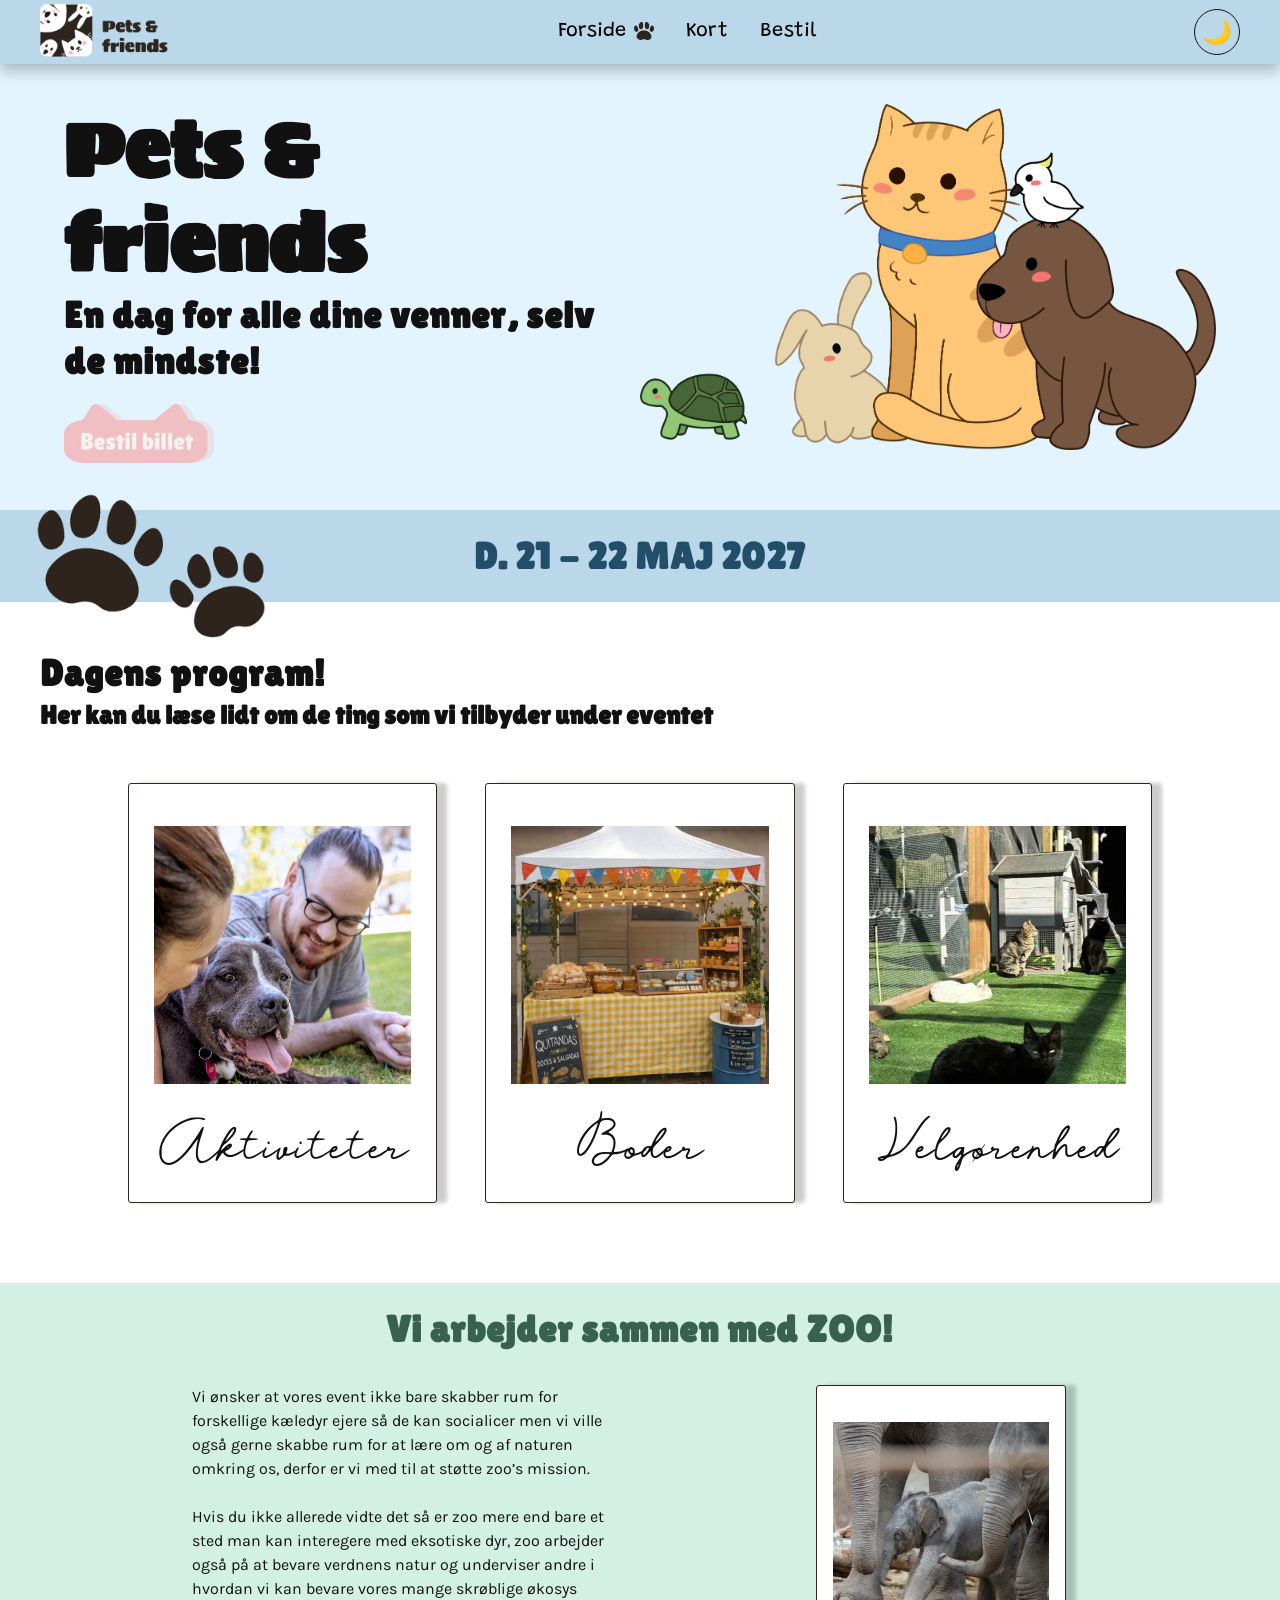
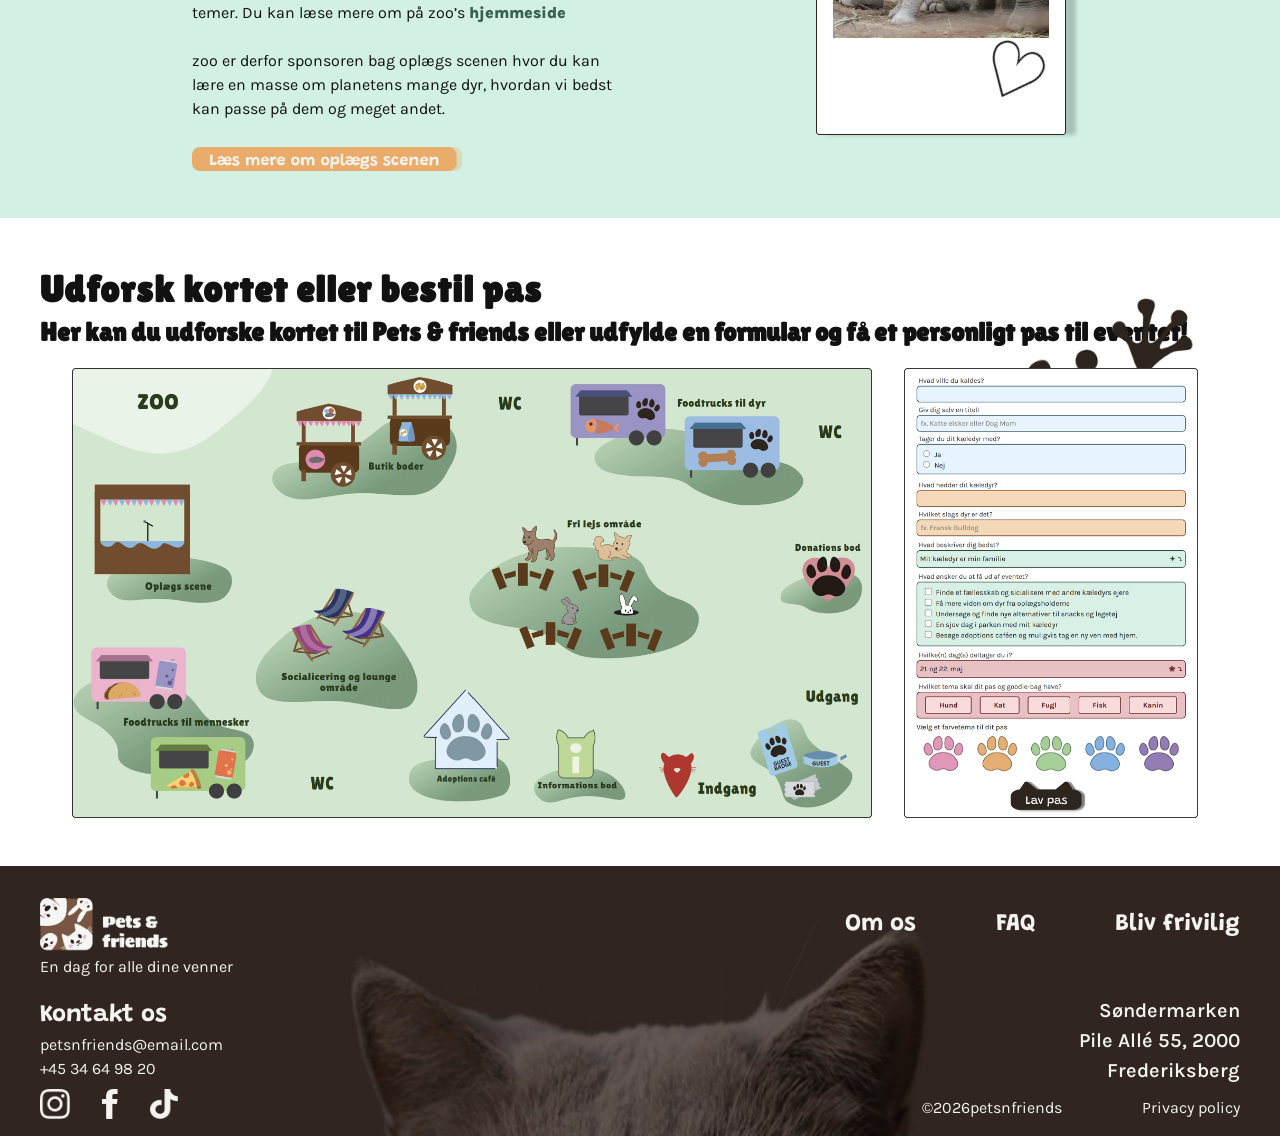
<file: index.html>
<!DOCTYPE html>
<html lang="da">

<head>
  <meta charset="UTF-8">
  <link rel="icon" type="image/png" href="favicon/favicon-96x96.png" sizes="96x96" />
  <link rel="icon" type="image/svg+xml" href="favicon/favicon.svg" />
  <link rel="shortcut icon" href="favicon/favicon.ico" />
  <link rel="apple-touch-icon" sizes="180x180" href="favicon/apple-touch-icon.png" />
  <link rel="manifest" href="favicon/site.webmanifest" />
  <link rel="preconnect" href="https://fonts.googleapis.com">
  <link rel="preconnect" href="https://fonts.gstatic.com" crossorigin>
  <link
    href="https://fonts.googleapis.com/css2?family=Grandstander:ital,wght@0,100..900;1,100..900&family=Karla:ital,wght@0,200..800;1,200..800&family=Lilita+One&family=Sigmar&family=Sigmar+One&display=swap"
    rel="stylesheet">
  <meta name="viewport" content="width=device-width, initial-scale=1.0">
  <title>Pets & friends</title>
  <link rel="stylesheet" href="./starter.css">
  <link rel="stylesheet" href="./style.css">
</head>

<body>
  <header class="site-header">
    <div class="header-content">
      <a class="site-logo" href="./"><img src="img/logo.png"></a>
      <nav class="site-nav">
        <button class="bm" popovertarget="menu">
          <div class="container" onclick="mypaw(this)">
            <div class="bar1"></div>
            <div class="bar2"></div>
            <div class="bar3"></div>
          </div>
        </button>
        <ul class="menu" id="menu" popover>
          <li><a href="./" aria-current="page">Forside</a></li>
          <li><a href="./svg.html">Kort</a></li>
          <li><a href="./form.html">Bestil</a></li>
        </ul>
      </nav>
      <button id="theme-btn" type="button" aria-label="Skift tema">
        <span class="theme-moon">🌙</span>
        <span class="theme-sun">☀️</span>
      </button>
    </div>
  </header>

  <main>
    <section class="hero">
      <div class="hero-content">
        <div>
          <h1>Pets & friends</h1>
          <h2>En dag for alle dine venner, selv de mindste!</h2>
          <a href="./form.html"><img class="CTALP" src="img/CTAP.webp"></a>
        </div>
        <div><img src="img/heroB.webp"></div>
        <img class="paws_deco" src="img/paws_deco.png">
      </div>
    </section>
    <section class="full">
      <h2>D. 21 - 22 MAJ 2027</h2>
    </section>
    <section>
      <div>
        <h2>Dagens program!</h2>
        <h3>Her kan du læse lidt om de ting som vi tilbyder under eventet</h3>
      </div>
      <div class="scroll-left">
        <div class="cards-grid">
          <button popovertarget="akt">
            <div class="card"><img src="img/aktiviteter.webp">
              <p class="polaroidtxt">Aktiviteter</p>
            </div>
          </button>
          <button popovertarget="bod">
            <div class="card"><img src="img/boder.webp">
              <p class="polaroidtxt">Boder</p>
            </div>
          </button>
          <button popovertarget="vel">
            <div class="card"><img src="img/charity.webp">
              <p class="polaroidtxt">Velgørenhed</p>
            </div>
          </button>
        </div>
      </div>
      <div id="akt" popover>
        <div class="pop-grid">
          <h3>Aktiviteter</h3>
          <button class="popX" popovertarget="akt">
            <div class="popX1"></div>
            <div class="popX2"></div>
          </button>
        </div>
        <div>
          <p>Under eventet udbyder vi en masse forskellige aktiviteter for alle vores besøgende, selv dem med pels,
            potter, fjer eller andet.<br> Vi tilbyder bla.</p>
          <dl>
            <dt>Adoptions café</dt>
            <dd>Kom og mød nogle søde dyr som mangler et hjem under trykke rammer
            </dd>
            <dt>Donations bod</dt>
            <dd>Lær om forskellige velgørenheder som Pets & friends støtter
            </dd>
            <dt>Fri legs område</dt>
            <dd>Har dine dyr brug for at brande noget krudt af? her kan dit kæledyr løbe frit rundt i et sikkert område
              (området er inddelt iforhold til dyrearter for alles sikkerhed)</dd>
          </dl>
          <p>Du kan finde flere af vores aktiviteter her</p>
          <a href="./svg.html"><img class="CTAslm" src="img/CTAslm.png"></a>
        </div>
      </div>
      <div id="bod" popover>
        <div class="pop-grid">
          <h3>Boder</h3>
          <button class="popX" popovertarget="bod">
            <div class="popX1"></div>
            <div class="popX2"></div>
          </button>
        </div>
        <div>
          <div>
            <p>Med et event som dette er det vigtigt at vi også tilbyder mad men da vi har gæster af mange forskellige
              arter har vi gjort vores bedste med at tilbyde meget varierende mad. <br> Madden til mennesker og madden
              til
              vores mindrer venner ville være tydeligt markeret og er lokaliseret i forskellige steder af parken. <br>
              Vi
              tilbyder mad til dyr som hunde, katte, fisk, fugle og kaniner.</p>
            <p>Du kan finde madbodernes lokation via kortet her.</p><a href="./svg.html">
              <img class="CTAslm" src="img/CTAslm.png"></a>
          </div>
        </div>
      </div>
      <div id="vel" popover>
        <div class="pop-grid">
          <h3>Velgørenhed</h3>
          <button class="popX" popovertarget="vel">
            <div class="popX1"></div>
            <div class="popX2"></div>
          </button>
        </div>
        <div>
          <p>Vi elsker vores pelsede venner og derfor vil vi gerne hjælpe med at gøre verdnen et bedre sted for dem, 50%
            af billet salget går til 3 forskellige lokale velgørenheder. <br> Der ville også være muglighed for at mode
            forpersoner fra velgørenhederne og lære mere om det vigtige arbejde de laver.</p>
          <dl>
            <dt>Dyrenes beskyttelse</dt>
            <dd><a href="https://www.dyrenesbeskyttelse.dk" target="_blank">Besøg deres hjemmeside!</a>
            </dd>
            <dt>Dyreværnet</dt>
            <dd><a href="https://dyrevaernet.dk/" target="_blank">Besøg deres hjemmeside!</a>
            </dd>
            <dt>Dyrenes Alliance</dt>
            <dd><a href="https://dyrenesalliance.dk/" target="_blank">Besøg deres hjemmeside!</a></dd>
          </dl>
        </div>
      </div>
    </section>
    <div class="full-z">
      <h2>Vi arbejder sammen med ZOO!</h2>
    </div>
    <section class="zoo">
      <div class="zoo-content">
        <div>
          <p>Vi ønsker at vores event ikke bare skabber rum for forskellige kæledyr ejere så de kan socialicer men vi
            ville også gerne skabbe rum for at lære om og af naturen omkring os, derfor er vi med til at støtte zoo’s
            mission.<br><br>
            Hvis du ikke allerede vidte det så er zoo mere end bare et sted man kan interegere med eksotiske dyr, zoo
            arbejder også på at bevare verdnens natur og underviser andre i hvordan vi kan bevare vores mange
            skrøblige
            økosys temer. Du kan læse mere om på zoo’s <a class="plink" href="https://www.zoo.dk/projekter"
              target="_blank">hjemmeside</a>
            <br><br>
            zoo er derfor sponsoren bag oplægs scenen hvor du kan lære en masse om planetens mange dyr, hvordan vi
            bedst
            kan passe på dem og meget andet.
          </p><a href="./index.html"><img class="CTAsO" src="img/CTAsO.webp"></a>
        </div>
        <div class="zooP"><img src="img/zoo.webp">
          <p class="polaroidtxt">♡‎</p>
        </div>
      </div>
      <img class="flip_deco" src="img/flip_deco.png">
    </section>
    <section class="teaser">
      <h2>Udforsk kortet eller bestil pas</h2>
      <h3>Her kan du udforske kortet til Pets & friends eller udfylde en formular og få et personligt pas til eventet!
      </h3>
      <div class="teaserB">
        <div id="svg-contain">
          <div class="txt-teaser1">
            <p>Klik for at se kortet!</p>
          </div>
          <a href="./svg.html"><img id="svgB" src="img/svg-teaser.webp"></a>
        </div>
        <div id="form-contain">
          <div class="txt-teaser2">
            <p>Klik for at personliggøre dit pas!</p>
          </div>
          <a href="./form.html"><img id="formB" src="img/formel-teaser.webp"></a>
        </div>
      </div>
    </section>
  </main>
  <footer class="site-footer">
    <div class="footer-content">
      <div>
        <img class="site-logo" src="img/f_logo.png">
        <p>En dag for alle dine venner</p>
        <div class="kontakt">
          <h4>Kontakt os</h4>
          <p>petsnfriends@email.com<br>+45 34 64 98 20</p>
        </div>
        <div class="some"><a href="./index.html"><img src="img/insta.png"></a><a href="./index.html"><img
              src="img/face.png"></a><a href="./index.html"><img src="img/tiktok.png"></a></div>
      </div>
      <div>
        <div class="footerlink">
          <h4>Om os</h4>
          <h4>FAQ</h4>
          <h4>Bliv frivilig</h4>
        </div>
        <div>
          <p class="pbig">Søndermarken <br>
            Pile Allé 55, 2000 <br>Frederiksberg</p>
        </div>
        <div class="footerandet">
          <p>©2026petsnfriends</p>
          <p>Privacy policy</p>
        </div>
      </div>
    </div>
  </footer>
  <script src="./script.js"></script>
</body>

</html>
</file>
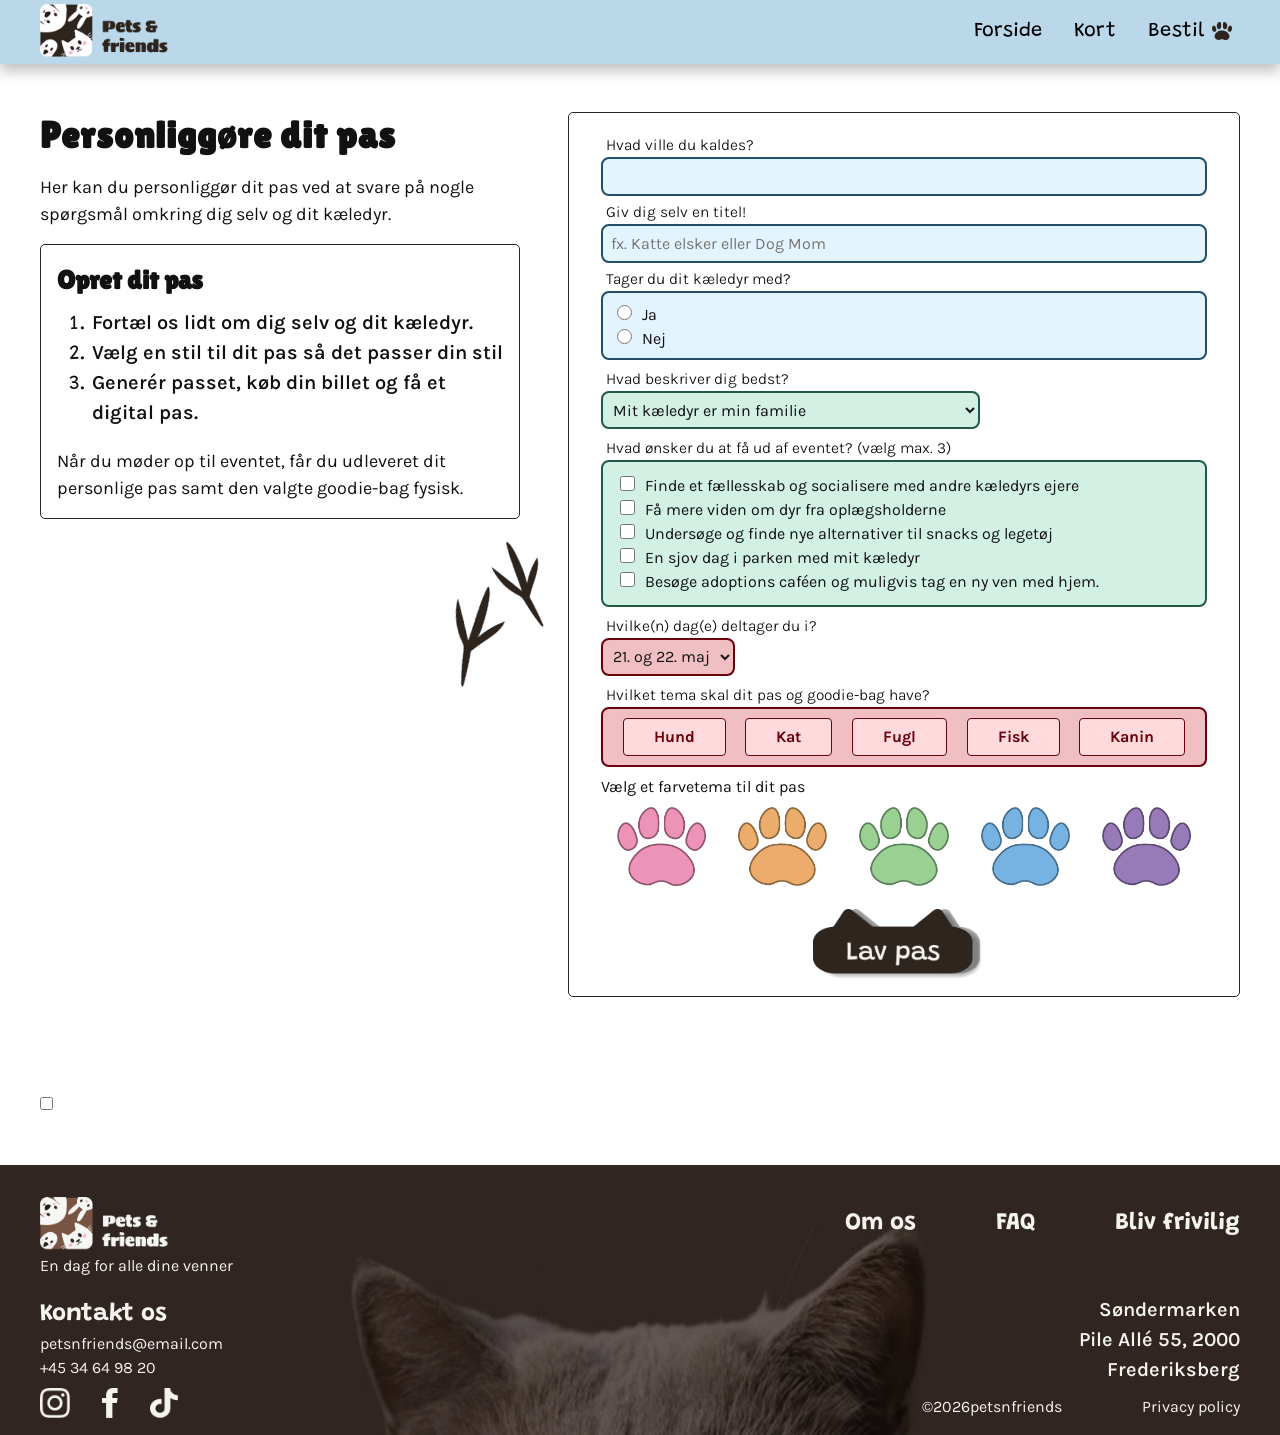
<file: form.html>
<!DOCTYPE html>
<html lang="da">

<head>
  <meta charset="UTF-8">
  <link rel="icon" type="image/png" href="favicon/favicon-96x96.png" sizes="96x96" />
  <link rel="icon" type="image/svg+xml" href="favicon/favicon.svg" />
  <link rel="shortcut icon" href="favicon/favicon.ico" />
  <link rel="apple-touch-icon" sizes="180x180" href="favicon/apple-touch-icon.png" />
  <link rel="manifest" href="favicon/site.webmanifest" />
  <link rel="preconnect" href="https://fonts.googleapis.com">
  <link rel="preconnect" href="https://fonts.gstatic.com" crossorigin>
  <link
    href="https://fonts.googleapis.com/css2?family=Grandstander:ital,wght@0,100..900;1,100..900&family=Karla:ital,wght@0,200..800;1,200..800&family=Lilita+One&family=Sigmar&family=Sigmar+One&display=swap"
    rel="stylesheet">
  <meta name="viewport" content="width=device-width, initial-scale=1.0">
  <title>Bestil | Pets & friends</title>
  <link rel="stylesheet" href="./starter.css">
  <link rel="stylesheet" href="./style.css">
</head>

<body>
  <header class="site-header">
    <div class="header-content">
      <a class="site-logo" href="./"><img src="img/logo.png" alt=""></a>
      <nav class="site-nav">
        <button popovertarget="menu">
          <div class="container" onclick="mypaw(this)">
            <div class="bar1"></div>
            <div class="bar2"></div>
            <div class="bar3"></div>
          </div>
        </button>
        <ul class="menu" id="menu" popover>
          <li><a href="./">Forside</a></li>
          <li><a href="./svg.html">Kort</a></li>
          <li><a href="./form.html" aria-current="page">Bestil</a></li>
        </ul>
      </nav>
    </div>
  </header>

  <main>
    <section class="form-page">
      <header class="form-intro">
        <h2>Personliggøre dit pas</h2>
        <p class="pbig-op">Her kan du personliggør dit pas ved at svare på nogle spørgsmål omkring dig selv og dit
          kæledyr.</p>
        <div class="opret-div">
          <h3>Opret dit pas</h3>
          <ol type="1">
            <li>
              <p class="pbig">Fortæl os lidt om dig selv og dit kæledyr.</p>
            </li>
            <li>
              <p class="pbig">Vælg en stil til dit pas så det passer din stil</p>
            </li>
            <li>
              <p class="pbig">Generér passet, køb din billet og få et digital pas.</p>
            </li>
          </ol>
          <p class="pbig-op">Når du møder op til eventet, får du udleveret dit personlige pas samt den valgte goodie-bag
            fysisk.</p>
          <img class="claw_deco" src="img/claw_deco.png">
        </div>
      </header>
      <form class="form" action="./opsamling.html">
        <div class="sek">
          <label for="field-navn">
            <p class="pform">Hvad ville du kaldes?</p>
          </label>
          <input type="text" id="field-navn" name="navn">
          <label for="field-titel">
            <p class="pform">Giv dig selv en titel!</p>
          </label>
          <input type="text" id="field-titel" name="titel" placeholder="fx. Katte elsker eller Dog Mom">
          <fieldset>
            <legend>
              <p class="pform">Tager du dit kæledyr med?</p>
            </legend>
            <div class="radio-bring-pet">
              <label for="field-bring-pet-1">
                <input type="radio" id="field-bring-pet-1" name="bring-pet" value="ja">
                Ja
              </label>
              <label for="field-bring-pet-2">
                <input type="radio" id="field-bring-pet-2" name="bring-pet" value="nej">
                Nej
              </label>
            </div>
          </fieldset>
        </div>
        <div class="pet-info" style="display:none">
          <label for="field-pet-name">
            <p class="pform">Hvad hedder dit kæledyr?</p>
          </label>
          <input type="text" id="field-pet-name" name="pet-name">
          <label for="field-pet-type">
            <p class="pform">Hvilket slags dyr er det?</p>
          </label>
          <input type="text" id="field-pet-type" name="pet-type" placeholder="fx. Fransk Bulldog">
        </div>
        <div>
          <label for="field-owner-type">
            <p class="pform">Hvad beskriver dig bedst?</p>
          </label>
          <select id="field-owner-type" name="ownertype">
            <option class="ownertype" value="Lover of pets">
              Mit kæledyr er min familie
            </option>
            <option class="ownertype" value="Pet træner">
              Lære altid mit kæledyr nye tricks
            </option>
            <option class="ownertype" value="Pet fotograf">
              Fotoalbummet er fuld af billeder af mit kæledyr
            </option>
            <option class="ownertype" value="Pet newbie">
              En ny dyreejer
            </option>
            <option class="ownertype" value="Pet uvidende">
              Har aldrig haft et kæledyr før
            </option>
          </select>
        </div>
        <fieldset>
          <legend>
            <p class="pform">Hvad ønsker du at få ud af eventet? (vælg max. 3)</p>
          </legend>
          <div class="int">
            <label for="field-interest-1">
              <input type="checkbox" id="field-interest-1" name="interest" value="Socialicerings området">
              Finde et fællesskab og socialisere med andre kæledyrs ejere
            </label>
            <label for="field-interest-2">
              <input type="checkbox" id="field-interest-2" name="interest" value="Oplægs scenen">
              Få mere viden om dyr fra oplægsholderne
            </label>
            <label for="field-interest-3">
              <input type="checkbox" id="field-interest-3" name="interest" value="Butik boderne">
              Undersøge og finde nye alternativer til snacks og legetøj
            </label>
            <label for="field-interest-4">
              <input type="checkbox" id="field-interest-4" name="interest" value="Fri lejs området">
              En sjov dag i parken med mit kæledyr
            </label>
            <label for="field-interest-5">
              <input type="checkbox" id="field-interest-5" name="interest" value="Adoptions caféen">
              Besøge adoptions caféen og muligvis tag en ny ven med hjem.
            </label>
          </div>
        </fieldset>
        <div>
          <label for="field-dato">
            <p class="pform">Hvilke(n) dag(e) deltager du i?</p>
          </label>
          <select id="field-dato" name="dato">
            <option class="fielddato" value="21. og 22. maj 2027">
              21. og 22. maj
            </option>
            <option class="fielddato" value="21. maj 2027">
              21. maj
            </option>
            <option class="fielddato" value="22. maj 2027">
              22. maj
            </option>
          </select>
        </div>
        <div>
          <fieldset>
            <legend>
              <p class="pform">Hvilket tema skal dit pas og goodie-bag have?</p>
            </legend>
            <div class="contain">
              <input type="radio" id="field-tema-1" name="tema" value="hund">
              <input type="radio" id="field-tema-2" name="tema" value="kat">
              <input type="radio" id="field-tema-3" name="tema" value="fugl">
              <input type="radio" id="field-tema-4" name="tema" value="fisk">
              <input type="radio" id="field-tema-5" name="tema" value="kanin">
              <label for="field-tema-1" class="opt-dyr1">
                <p>Hund</p>
              </label>
              <label for="field-tema-2" class="opt-dyr2">
                <p>Kat</p>
              </label>
              <label for="field-tema-3" class="opt-dyr3">
                <p>Fugl</p>
              </label>
              <label for="field-tema-4" class="opt-dyr4">
                <p>Fisk</p>
              </label>
              <label for="field-tema-5" class="opt-dyr5">
                <p>Kanin</p>
              </label>
            </div>
          </fieldset>
        </div>
        <div>
          <fieldset>
            <legend>
              <p>Vælg et farvetema til dit pas</p>
            </legend>
            <div class="color-theme">
              <label for="field-farve-tema-1">
                <input type="radio" id="field-farve-tema-1" name="farve-tema" value="pink">
                <img class="color-paw" src="img/pi-paw.png">
              </label>
              <label for="field-farve-tema-2">
                <input type="radio" id="field-farve-tema-2" name="farve-tema" value="orange">
                <img class="color-paw" src="img/o-paw.png">
              </label>
              <label for="field-farve-tema-3">
                <input type="radio" id="field-farve-tema-3" name="farve-tema" value="green">
                <img class="color-paw" src="img/g-paw.png">
              </label>
              <label for="field-farve-tema-4">
                <input type="radio" id="field-farve-tema-4" name="farve-tema" value="blue">
                <img class="color-paw" src="img/b-paw.png">
              </label>
              <label for="field-farve-tema-5">
                <input type="radio" id="field-farve-tema-5" name="farve-tema" value="purple">
                <img class="color-paw" src="img/pu-paw.png">
              </label>
            </div>
          </fieldset>
        </div>
        <button type="submit"><img class="submit-img" src="img/lav-pas.png"></button>
      </form>
    </section>
    <div class="toggle">
      <label>
        <span class="visually-hidden"></span>
        <input id="theme-toggle" type="checkbox">
      </label>
    </div>
  </main>
  <footer class="site-footer">
    <div class="footer-content">
      <div>
        <img class="site-logo" src="img/f_logo.png">
        <p>En dag for alle dine venner</p>
        <div class="kontakt">
          <h4>Kontakt os</h4>
          <p>petsnfriends@email.com<br>+45 34 64 98 20</p>
        </div>
        <div class="some"><a href="./index.html"><img src="img/insta.png"></a><a href="./index.html"><img
              src="img/face.png"></a><a href="./index.html"><img src="img/tiktok.png"></a></div>
      </div>
      <div>
        <div class="footerlink">
          <h4>Om os</h4>
          <h4>FAQ</h4>
          <h4>Bliv frivilig</h4>
        </div>
        <div>
          <p class="pbig">Søndermarken <br>
            Pile Allé 55, 2000 <br>Frederiksberg</p>
        </div>
        <div class="footerandet">
          <p>©2026petsnfriends</p>
          <p>Privacy policy</p>
        </div>
      </div>
    </div>
  </footer>
  <script src="./script.js"></script>
</body>

</html>
</file>
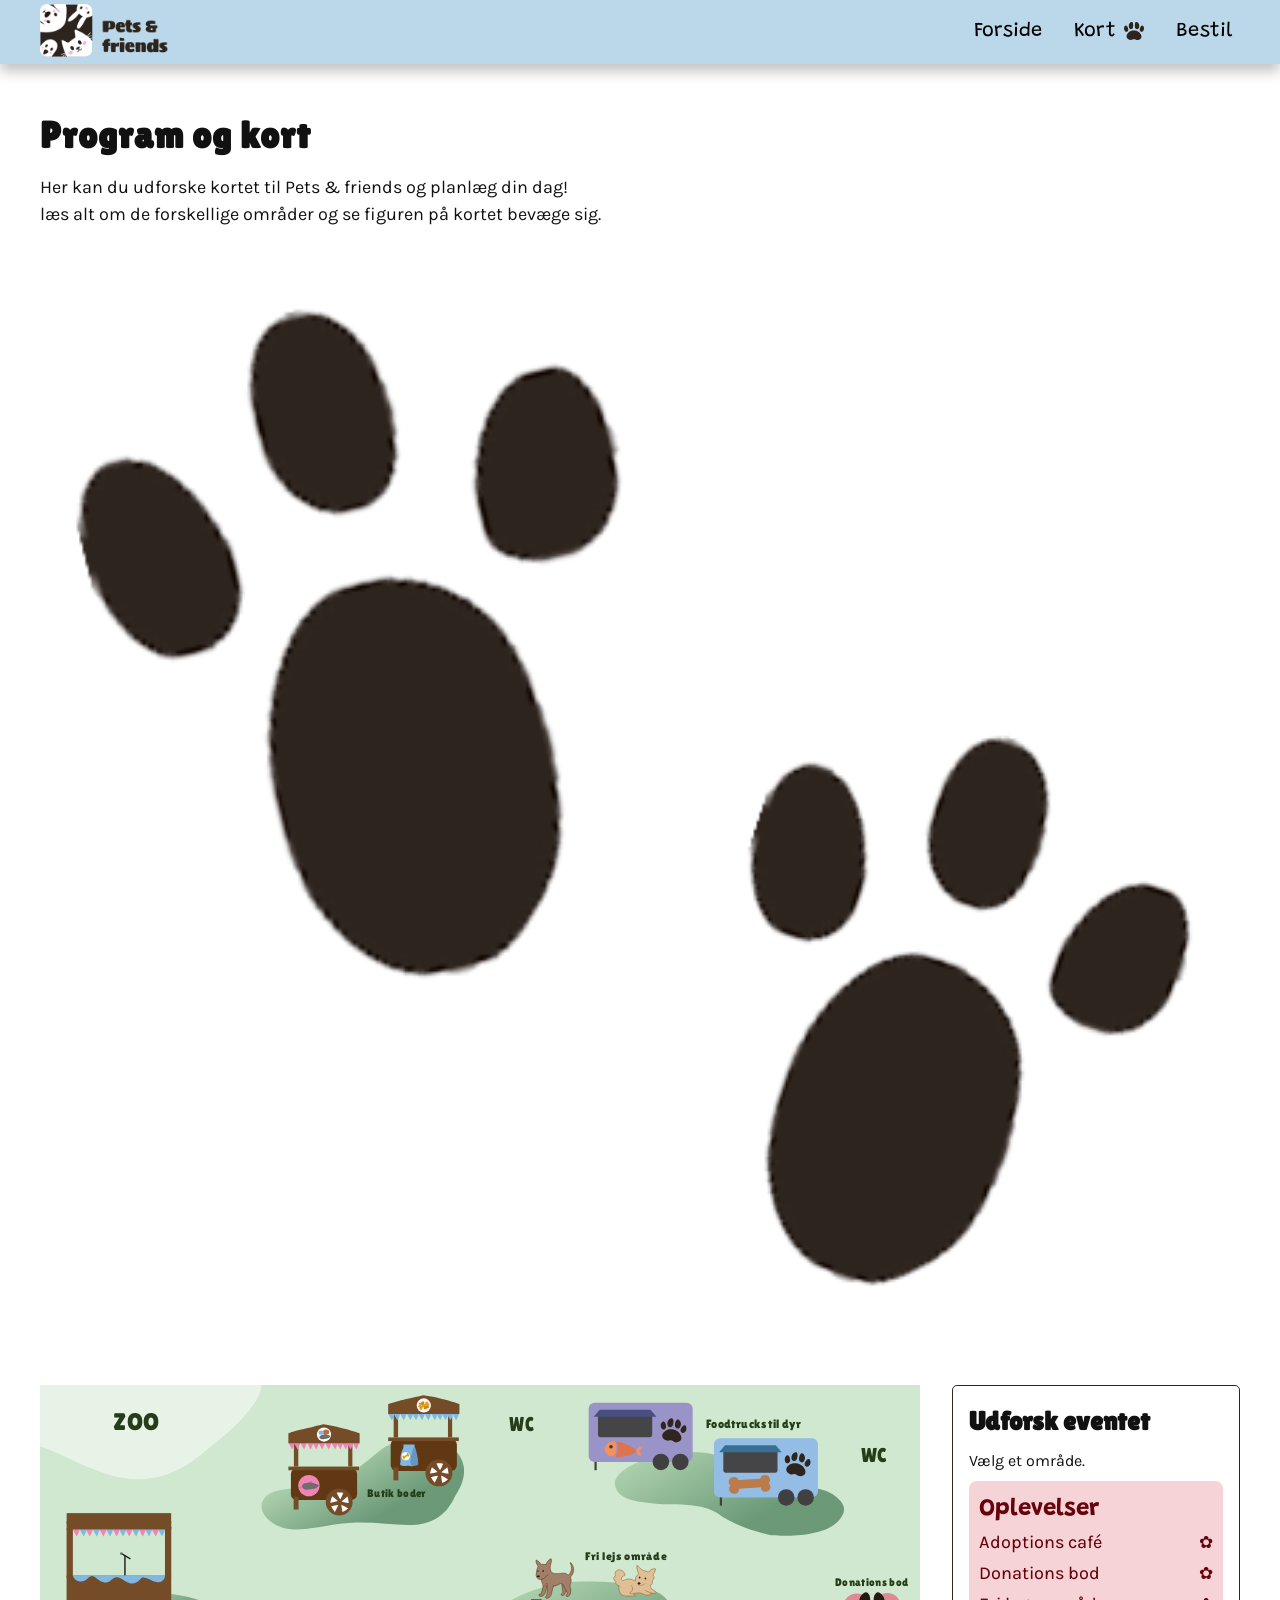
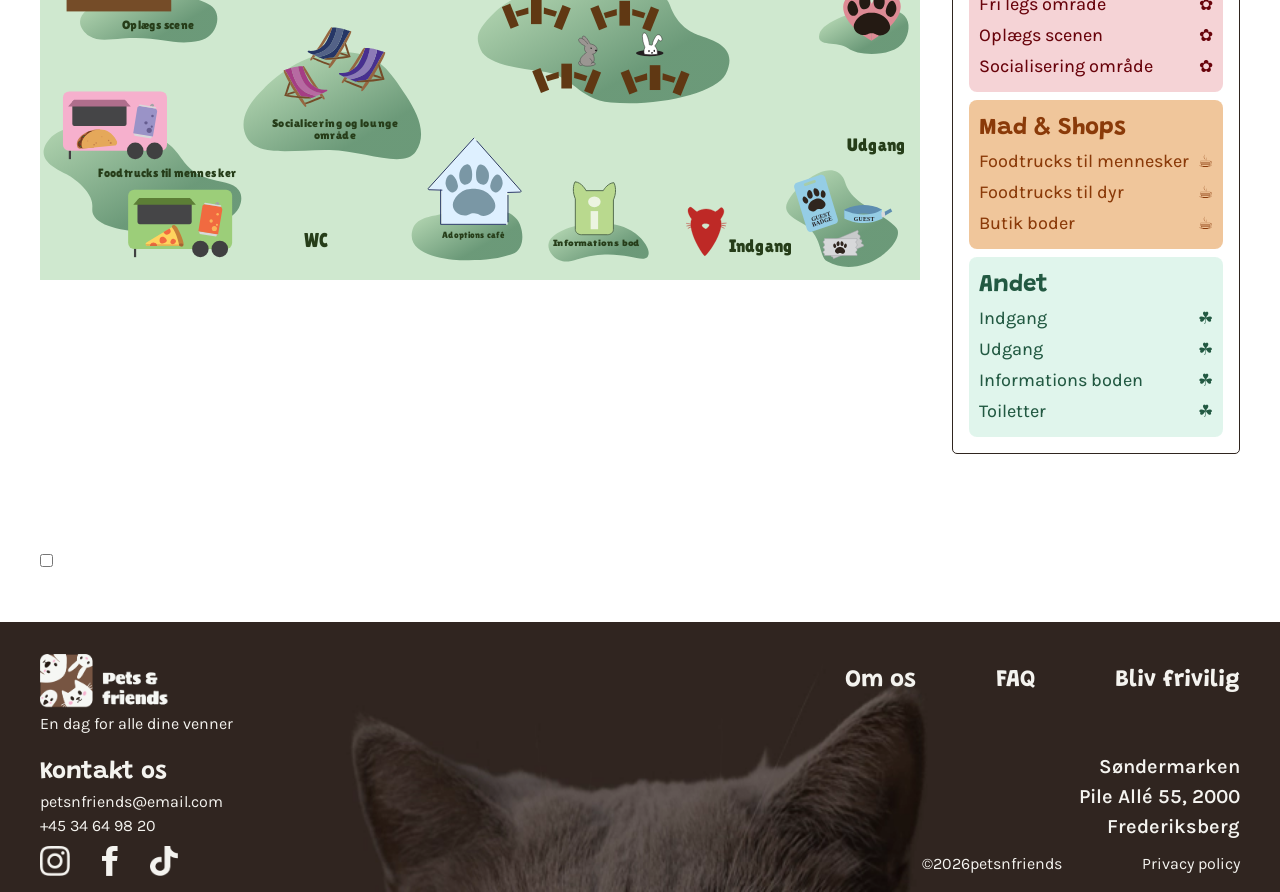
<file: svg.html>
<!DOCTYPE html>
<html lang="da">

<head>
  <meta charset="UTF-8">
  <link rel="icon" type="image/png" href="favicon/favicon-96x96.png" sizes="96x96" />
  <link rel="icon" type="image/svg+xml" href="favicon/favicon.svg" />
  <link rel="shortcut icon" href="favicon/favicon.ico" />
  <link rel="apple-touch-icon" sizes="180x180" href="favicon/apple-touch-icon.png" />
  <link rel="manifest" href="favicon/site.webmanifest" />
  <link rel="preconnect" href="https://fonts.googleapis.com">
  <link rel="preconnect" href="https://fonts.gstatic.com" crossorigin>
  <link
    href="https://fonts.googleapis.com/css2?family=Grandstander:ital,wght@0,100..900;1,100..900&family=Karla:ital,wght@0,200..800;1,200..800&family=Lilita+One&family=Sigmar&family=Sigmar+One&display=swap"
    rel="stylesheet">
  <meta name="viewport" content="width=device-width, initial-scale=1.0">
  <title>Kort og program | Pets & friends</title>
  <link rel="stylesheet" href="./starter.css">
  <link rel="stylesheet" href="./style.css">
</head>

<body>
  <header class="site-header">
    <div class="header-content">
      <a class="site-logo" href="./"><img src="img/logo.png" alt=""></a>
      <nav class="site-nav">
        <button popovertarget="menu">
          <div class="container" onclick="mypaw(this)">
            <div class="bar1"></div>
            <div class="bar2"></div>
            <div class="bar3"></div>
          </div>
        </button>
        <ul class="menu" id="menu" popover>
          <li><a href="./">Forside</a></li>
          <li><a href="./svg.html" aria-current="page">Kort</a></li>
          <li><a href="./form.html">Bestil</a></li>
        </ul>
      </nav>
    </div>
  </header>

  <main>
    <section class="svg-page">
      <header class="svg-intro">
        <h2>Program og kort</h2>
        <p class="pbig-op">Her kan du udforske kortet til Pets & friends og planlæg din dag! <br>læs alt om de
          forskellige
          områder og se
          figuren på kortet bevæge sig.</p>
        <img class="bunny_deco" src="img/bunny_deco.png">
      </header>
      <section class="svg-layout">
        <div><svg class="event-map" viewBox="0 0 1785.78 1004.5">
            <use class="baggrund" href="img/map.svg#baggrund"></use>
            <use class="wc" href="img/map.svg#wc"></use>
            <use class="figur" href="img/map.svg#figur"></use>
            <use class="pil" href="img/map.svg#pil"></use>
          </svg>
        </div>
        <article class="panel">
          <h3>Udforsk eventet</h3>
          <p id="besked" aria-live="polite">Vælg et område.</p>
          <div class="accordion">
            <div class="ac1">
              <h4>Oplevelser</h4>
              <details class="accordion-item" name="my-detail">
                <summary id="pick-adoption">Adoptions café</summary>
                <p>Kom og mød nogle søde dyr som mangler et hjem under trykke rammer</p>
              </details>
              <details class="accordion-item" name="my-detail">
                <summary id="pick-dono">Donations bod</summary>
                <p>Lær om forskellige velgørenheder som Pets & friends støtter</p>
              </details>
              <details class="accordion-item" name="my-detail">
                <summary id="pick-frilej">Fri legs område</summary>
                <p>Har dine dyr brug for at brande noget krudt af? her kan dit kæledyr løbe frit rundt i et sikkert
                  område (området er inddelt iforhold til dyrearter for alles sikkerhed)</p>
              </details>
              <details class="accordion-item" name="my-detail">
                <summary id="pick-scene">Oplægs scenen</summary>
                <p>Kom og lyt til forskellige oplæg om dyr holdt af eksperter (i sammenarbejde med zoo)</p>
              </details>
              <details class="accordion-item" name="my-detail">
                <summary id="pick-social">Socialisering område</summary>
                <p>Kom og mød andre dyre ejere og skab fællesskaber</p>
              </details>
            </div>
            <div class="ac2">
              <h4>Mad & Shops</h4>
              <details class="accordion-item" name="my-detail">
                <summary id="pick-folk-mad">Foodtrucks til mennesker</summary>
                <p>Vi tilbyder selvfølgelig mad og andre forfriskninger (mad til mennesker ville
                  være tydeligt vist og væk fra dyre madden)</p>
              </details>
              <details class="accordion-item" name="my-detail">
                <summary id="pick-dyr-mad">Foodtrucks til dyr</summary>
                <p>Vi tilbyder selvfølgelig mad og andre forfriskninger til de mange dyr som
                  besøger os, vi kan desværre ikke tilbyde mad til alle men der mad til hunde, katte, fisk, fugle og
                  kaniner (mad til kæledyr ville være tydeligt vist og væk fra menneske madden)</p>
              </details>
              <details class="accordion-item" name="my-detail">
                <summary id="pick-butik-bod">Butik boder</summary>
                <p>Besøg de mange forskellge boder hvor du kan finde de bedste lejetøj, mad og andet tilbehør.</p>
              </details>
            </div>
            <div class="ac3">
              <h4>Andet</h4>
              <details class="accordion-item" name="my-detail">
                <summary id="pick-ind">Indgang</summary>
                <p>Hvis man ikke har fået købt billet før eventet starter kan man købe et ved indgangen, men man ville
                  desværre ikke få et personliggjort pas og vi kan ikke garantere at man kan få den goodie-bag som man
                  ønsker</p>
              </details>
              <details class="accordion-item" name="my-detail">
                <summary id="pick-ud">Udgang</summary>
                <p>For at holde det bedste event ville vi gerne undgå at forstyrre parkens andre gæster og derfor er
                  tydeligt afgrænset.</p>
              </details>
              <details class="accordion-item" name="my-detail">
                <summary id="pick-info">Informations boden</summary>
                <p>Hvis du har brug for hjælp eller har nogen problemer kan du altid finde hjælp i informationsboden som
                  lægger lige ved indgangen. Ellers ville der være frivillige iklædt orange t-shirts omkring parken som
                  også kan hjælpe.</p>
              </details>
              <details class="accordion-item" name="my-detail">
                <summary id="pick-wc">Toiletter</summary>
                <p>Der ville være flere toiletter placeret i parken samt standere med poser til at samle afføring op.
                </p>
              </details>
            </div>
          </div>
        </article>
      </section>
    </section>
    <div class="toggle">
      <label>
        <span class="visually-hidden"></span>
        <input id="theme-toggle" type="checkbox">
      </label>
    </div>
  </main>
  <footer class="site-footer">
    <div class="footer-content">
      <div>
        <img class="site-logo" src="img/f_logo.png">
        <p>En dag for alle dine venner</p>
        <div class="kontakt">
          <h4>Kontakt os</h4>
          <p>petsnfriends@email.com<br>+45 34 64 98 20</p>
        </div>
        <div class="some"><a href="./index.html"><img src="img/insta.png"></a><a href="./index.html"><img
              src="img/face.png"></a><a href="./index.html"><img src="img/tiktok.png"></a></div>
      </div>
      <div>
        <div class="footerlink">
          <h4>Om os</h4>
          <h4>FAQ</h4>
          <h4>Bliv frivilig</h4>
        </div>
        <div>
          <p class="pbig">Søndermarken <br>
            Pile Allé 55, 2000 <br>Frederiksberg</p>
        </div>
        <div class="footerandet">
          <p>©2026petsnfriends</p>
          <p>Privacy policy</p>
        </div>
      </div>
    </div>
  </footer>
  <script src="./script.js"></script>
</body>

</html>
</file>
<file: starter.css>
*,
::before,
::after {
  box-sizing: border-box;
  margin: 0;
  padding: 0;
}

html {
  interpolate-size: allow-keywords;
  line-height: 1.5;
  -webkit-font-smoothing: antialiased;
}

h1,
h2 {
  line-height: 1.25;
}

p,
li {
  text-wrap: pretty;
}

img,
svg {
  display: block;
  width: 100%;
  height: auto;
}

label {
  display: block;
}

input,
button,
textarea,
select {
  /* font: inherit; */
  color: inherit;
  background-color: transparent;
  font-size: max(1em, 16px);
  padding: 0;
  margin: 0;
}
textarea {
  resize: none;
  min-height: 4lh;
}

legend {
  padding: 0;
}

select,
::picker(select) {
  appearance: base-select;
}

[popover] {
  margin: revert;
}

dialog {
  overscroll-behavior: none;

  &::backdrop {
    overflow: hidden;
    overscroll-behavior: contain;
  }
}

.visually-hidden {
  position: absolute;
  width: 1px;
  height: 1px;
  overflow: hidden;
  white-space: nowrap;
  clip-path: inset(100%);
}
fieldset {
  border: 0px;
}
</file>
<file: style.css>
/* Variabler */
html {
  --color-page: #ffffff;
  --color-text: #121212;
  --color-blue: #bbd8ea;
  --color-dbrown: #2f251f;
  --color-green: #d2f1e4;
  --color-pink: #f0bfc3;
  --color-orange: #e9ab6c;
  --color-footertxt: #f4f3ef;
  --color-lbrown: #765541;
  --color-hblue: #e3f4ff;
  --space-05: 0.5rem;
  --space-1: 1rem;
  --space-2: 2rem;
  --space-3: 3rem;

  background: var(--color-page);
  color: var(--color-text);
  interpolate-size: allow-keywords;
}
@font-face {
  font-family: myFont;
  src: url(/font/Bellise\ Free.otf);
}
.polaroidtxt {
  font-family: "myFont";
  font-size: 60px;
  text-align: center;
}
h1 {
  font-family: "Sigmar", sans-serif;
  font-size: 75px;
  letter-spacing: 1px;
}
h2 {
  font-family: "Lilita One", sans-serif;
  font-size: 37px;
  letter-spacing: 1px;
}
h3 {
  font-family: "Lilita One", sans-serif;
  font-size: 26px;
}
h4 {
  font-family: "Grandstander", cursive;
  font-size: 24px;
  text-decoration: none;
}
p,
dd,
dt,
select {
  font-family: "Karla", sans-serif;
  font-size: 16px;
}
.pbig {
  font-family: "Karla", sans-serif;
  font-size: 20px;
  font-weight: 600;
  text-decoration: none;
}
li {
  font-family: "Grandstander", cursive;
  font-size: 20px;
  text-decoration: none;
}
.plink {
  text-decoration: none;
  color: #396150;
  font-weight: 800;
}
.pbig-op {
  font-size: 18px;
  font-weight: 400;
}
.pform {
  font-size: 15.5px;
  font-weight: 350;
  margin-left: 5px;
}
.popsamad {
  font-family: "Grandstander", cursive;
  font-size: 20px;
  color: var(--color-footertxt);
}
/* Globalt layout */
body {
  margin: 0;
  min-height: 100svh;
  display: grid;
  grid-template-rows: auto 1fr auto;
  grid-template-columns: minmax(1rlh, 1fr) minmax(0, 75rem) minmax(1rlh, 1fr);
}

h1,
h2,
h3,
p {
  margin: 0;
}

main {
  display: grid;
  grid-template-columns: inherit;
  grid-column: 1 / -1;
  align-content: start;
}

main > * {
  grid-column: 2;
  padding-block: var(--space-3);
}
/* Forside */
.hero {
  grid-column: 1 / -1;
  display: grid;
  grid-template-columns: inherit;
  background-color: var(--color-hblue);
  padding: 40px;
}
.hero-content {
  grid-column: 2;
  display: grid;
  grid-template-columns: 1fr 1fr;
  @media (width < 800px) {
    display: block;
  }
}
.CTALP {
  max-width: 150px;
  padding-top: 20px;
  display: inline;
}
.paws_deco {
  display: none;
  @media (width > 1000px) {
    max-width: 255px;
    height: auto;
    display: block;
    bottom: 28%;
    left: 2%;
    position: absolute;
  }
  @media (width > 1600px) {
    max-width: 255px;
    height: auto;
    display: block;
    bottom: 42%;
    left: 2%;
    position: absolute;
  }
}
.flip_deco {
  display: none;
  @media (width > 1000px) {
    max-width: 200px;
    height: auto;
    display: block;
    top: 210%;
    right: 6%;
    position: absolute;
  }
  @media (width > 1600px) {
    max-width: 255px;
    height: auto;
    display: block;
    top: 170%;
    right: 13%;
    position: absolute;
  }
}
.full {
  grid-column: 1 / -1;
  display: grid;
  background-color: var(--color-blue);
  padding: 23px;
  h2 {
    grid-column: 2;
    color: #224e69;
  }
}
.cards-grid {
  display: grid;
  grid-template-columns: 1fr 1fr 1fr;
  margin: 0 4rem -1rem;
  @media (width < 800px) {
    display: contents;
  }
}
.card {
  margin: var(--space-3) 1.5rem;
  background-color: var(--color-page);
  border: 1px solid var(--color-dbrown);
  border-radius: 3px;
  box-shadow: 10px 0px 4px 0px rgba(0, 0, 0, 0.2);
  transition: 0.5s ease;
  overflow: clip;
  img {
    padding: 42px 25px 20px;
  }
  .polaroidtxt {
    padding-bottom: 20px;
  }
}
.card:hover {
  transform: scale(1.05);
  cursor: pointer;
}
#akt,
#bod,
#vel {
  background-color: var(--color-page);
  border: 2px solid var(--color-dbrown);
  border-radius: 5px;
  height: fit-content;
  width: 600px;
  padding: var(--space-1) var(--space-1) var(--space-1) var(--space-2);
  align-self: center;
  margin: 0 auto;
  .CTAslm {
    padding: 10px 0;
    width: 110px;
    display: inline;
  }
  a {
    text-decoration: none;
    color: orange;
    font-weight: 550;
  }
  h3 {
    padding-bottom: 10px;
    color: var(--color-orange);
    letter-spacing: 2px;
  }
  dl {
    margin: 0 20px;
  }
  dd {
    margin-left: 20px;
  }
  dt {
    font-weight: bold;
  }
}
::backdrop {
  background: #0001;
}
.pop-grid {
  display: flex;
  justify-content: space-between;
}
.popX:hover {
  transform: scale(1.05);
  cursor: pointer;
}
.popX1,
.popX2 {
  width: 35px;
  height: 4px;
  background-color: var(--color-orange);
  margin: 5px 0 0;
  transition: 0.4s;
  transform: translateY(2005px);
}
.popX1 {
  transform: translate(0, -9px) rotate(-45deg);
}
.popX2 {
  transform: translate(0, -18px) rotate(45deg);
}

.full-z {
  grid-column: 1 / -1;
  display: grid;
  background-color: var(--color-green);
  padding: 23px;
  h2 {
    grid-column: 2;
    color: #396150;
  }
}
.zoo {
  grid-column: 1 / -1;
  display: grid;
  grid-template-columns: inherit;
  background-color: var(--color-green);
  padding: 10px 40px;
  align-items: center;
  @media (width < 800px) {
    display: flex;
  }
}
.zoo-content {
  grid-column: 2;
  display: grid;
  grid-template-columns: 1fr 1fr;
  margin: 0 auto;
  gap: var(--space-2);
  p,
  .CTAsO {
    margin-left: 8rem;
  }
  @media (width < 1000px) {
    display: block;
    p,
    .zooP,
    .CTAsO {
      margin: 10px auto;
    }
  }
}
.zooP {
  margin-left: 10rem;
  width: 250px;
  height: 350px;
  background-color: var(--color-page);
  border: 1px solid var(--color-dbrown);
  border-radius: 3px;
  box-shadow: 10px 0px 4px 0px rgba(0, 0, 0, 0.2);
  img {
    padding: 36px 16px 0px;
  }
  .polaroidtxt {
    transform: rotate(25deg);
    transform-origin: 90% 0;
    text-align: right;
    font-size: 75px;
  }
}
.CTAsO {
  margin: 26px 0 30px;
  max-width: 270px;
  display: inline;
}
.teaserB {
  .txt-teaser1,
  .txt-teaser2 {
    opacity: 0;
    font-weight: 900;
    font-size: 100px;
    color: var(--color-footertxt);
    position: absolute;
    top: 50%;
    left: 50%;
    transform: translate(-50%, -50%);
    z-index: 2;
    text-align: center;
    width: 100%;
    transition: 0.5s ease-in;
  }
  display: grid;
  grid-template-columns: 1fr 1fr;
  gap: var(--space-2);
  div {
    width: fit-content;
  }
  img {
    margin-top: var(--space-1);
    aspect-ratio: auto;
    display: block;
  }
  #formB {
    width: 294px;
    aspect-ratio: auto;
  }
  #svgB {
    margin-left: var(--space-2);
    width: 800px;
  }
  @media (width < 1000px) {
    display: block;
    #svg-contain,
    #form-contain {
      position: relative;
      width: 436px;
    }
    .txt-teaser1,
    .txt-teaser2 {
      opacity: 1;
    }
    #svgB,
    #formB {
      margin: var(--space-1) 0;
      filter: blur(2px) brightness(70%);
      width: 436px;
    }
  }
}
#svgB:hover,
#formB:hover {
  cursor: pointer;
  filter: blur(2px) brightness(70%);
  transition: 0.5s ease;
  transform: scale(1.01);
}
#svg-contain,
#form-contain {
  position: relative;
}
#svg-contain:hover,
#form-contain:hover {
  .txt-teaser1,
  .txt-teaser2 {
    opacity: 1;
    transition: 0.5s ease;
  }
}
/* svg side */
.svg-page {
  display: grid;
  gap: var(--space-2);
}
.svg-intro {
  display: grid;
  gap: var(--space-1);
}
.svg-layout {
  display: grid;
  gap: var(--space-2);
  align-items: start;
  @media (width > 800px) {
    grid-template-columns: 1fr min(40%, 36ch);
  }
}
summary {
  font-family: "Karla", sans-serif;
  font-size: 18px;
  font-weight: 450;
  cursor: pointer;
  padding: 2px 0;
  display: flex;
  align-items: center;
  justify-content: space-between;
}
summary::marker {
  content: none;
}
.ac1 summary::after {
  content: "✿";
  font-weight: 550;
  font-size: 17px;
}
.ac2 summary::after {
  content: "☕︎";
  font-weight: 550;
  font-size: 17px;
}
.ac3 summary::after {
  content: "☘︎";
  font-weight: 550;
  font-size: 17px;
}
:open summary::after {
  content: "—";
  font-weight: 550;
  font-size: 17px;
}
::details-content {
  height: 0;
  overflow: clip;
  transition: 0.5s;
  transition-behavior: allow-discrete;
}

:open::details-content {
  height: auto;
}
.panel {
  border: 1px solid var(--color-dbrown);
  border-radius: 5px;
  padding: var(--space-1);
  display: grid;
  gap: var(--space-05);
}
.ac1 {
  background-color: #f0bfc3ad;
  padding: 10px;
  border-radius: 8px;
  color: #68030b;
}
.ac2 {
  background-color: #e9ab6cad;
  padding: 10px;
  border-radius: 8px;
  color: #8a3a09;
}
.ac3 {
  background-color: #d2f1e4ad;
  padding: 10px;
  border-radius: 8px;
  color: #225942;
}
.pil {
  transform-box: view-box;
  translate: 0% 0%;
  opacity: 1;
  transition:
    translate 1s ease,
    opacity 0.5s ease;
  @media (prefers-reduced-motion: reduce) {
    .pil {
      transition: none;
    }
  }
}

.pil.hidden {
  opacity: 0;
  pointer-events: none;
}
.highlight-wc {
  filter: brightness(0) saturate(100%) invert(73%) sepia(89%) saturate(571%)
    hue-rotate(338deg) brightness(94%) contrast(94%);
  transition: 1s ease;
}
.turt_deco {
  display: none;
  @media (width > 1000px) {
    max-width: 190px;
    height: auto;
    display: block;
    top: 13%;
    right: 1.6%;
    transform: rotate(-7deg);
    position: absolute;
  }
}

/* Formular side */
.form-page {
  display: grid;
  gap: var(--space-3);
  @media (width > 600px) {
    grid-template-columns: min(40%, 80ch) 1fr;
  }
  @media (width < 1000px) {
    display: block;
  }
}
.form-intro {
  display: grid;
  gap: var(--space-1);
  align-content: start;
  max-width: 70ch;
}
.opret-div {
  border: 1px solid var(--color-dbrown);
  border-radius: 5px;
  padding: var(--space-1);
  display: grid;
  gap: var(--space-05);
  ol {
    margin-left: 35px;
    margin-bottom: 12px;
  }
  @media (width < 1000px) {
    margin-bottom: var(--space-3);
  }
}
.form {
  min-height: -webkit-fill-available;
  min-height: stretch;
  padding: var(--space-1) var(--space-2);
  border: 1px solid var(--color-dbrown);
  border-radius: 5px;
  display: grid;
  gap: var(--space-05);
  @media (width < 1000px) {
    display: block;
  }
}
.sek,
.pet-info {
  display: grid;
  .pform {
    margin-top: 0.3rem;
  }
}
#field-navn,
#field-pet-name,
#field-pet-type,
#field-titel {
  border: 2px solid;
  border-radius: 8px;
  padding: var(--space-05);
  font-family: "Karla", sans-serif;
}
#field-navn,
#field-titel {
  border-color: #224e69;
  background-color: var(--color-hblue);
}
#field-navn:focus,
#field-titel:focus {
  outline: none;
  box-shadow: 0 0 5px #37627d;
}
.pet-info {
  #field-pet-name,
  #field-pet-type {
    border-color: #8a3a09;
    background-color: #fad8b6;
  }
  display: grid;
}
#field-pet-name:focus,
#field-pet-type:focus {
  outline: none;
  box-shadow: 0 0 5px #ce6c2f;
}
.radio-bring-pet {
  border: 2px solid;
  border-color: #224e69;
  background-color: var(--color-hblue);
  border-radius: 8px;
  padding: 10px var(--space-05) 7px var(--space-05);
  font-family: "Karla", sans-serif;
  input[type="radio"] {
    accent-color: var(--color-lbrown);
    display: inline;
    width: 27px;
    height: 15px;
    cursor: pointer;
  }
}
.int {
  font-family: "Karla", sans-serif;
  border: 2px solid;
  border-color: #225942;
  background-color: var(--color-green);
  border-radius: 8px;
  padding: 0.7rem;
  input[type="checkbox"] {
    accent-color: var(--color-lbrown);
    display: inline;
    width: 27px;
    height: 15px;
    cursor: pointer;
  }
}
select,
::picker(select) {
  appearance: base-select;
  cursor: pointer;
}
#field-owner-type {
  font-family: "Karla", sans-serif;
  border: 2px solid;
  border-color: #225942;
  background-color: var(--color-green);
  border-radius: 8px;
  padding: 0.4rem;
  display: flex;
}
#field-owner-type::picker-icon {
  content: "✦ ⤵";
  color: #225942;
  font-weight: bolder;
}
#field-owner-type::picker(select) {
  font-family: "Karla", sans-serif;
  border: 2px solid;
  border-color: #225942;
  background-color: var(--color-green);
  border-radius: 8px;
  padding: 0.4rem;
}
.ownertype::checkmark {
  align-content: right;
  content: "✦";
  color: #225942;
  order: 1;
  margin-left: auto;
  padding-right: 5px;
}
.ownertype:checked {
  background: #a8d0c0;
}
#field-dato {
  font-family: "Karla", sans-serif;
  border: 2px solid;
  border-color: #68030b;
  background-color: var(--color-pink);
  border-radius: 8px;
  padding: 0.4rem;
  display: flex;
}
#field-dato::picker-icon {
  content: "❀ ⤵";
  color: #68030b;
  font-weight: 900;
}
#field-dato::picker(select) {
  font-family: "Karla", sans-serif;
  border: 2px solid;
  border-color: #68030b;
  background-color: var(--color-pink);
  border-radius: 8px;
  padding: 0.4rem;
}
.fielddato:hover,
.ownertype:hover {
  transition: 0.2s ease;
}
.fielddato,
.ownertype {
  padding: 0 6px;
}
.ownertype:hover {
  background-color: #b9dccf;
}
.fielddato:hover {
  background-color: #e9acb1;
}
.fielddato::checkmark {
  align-content: right;
  content: "❀";
  color: #68030b;
  order: 1;
  margin-left: auto;
  padding-right: 5px;
}
.fielddato:checked {
  background: #db989e;
}
.contain {
  display: inline-flex;
  background: var(--color-pink);
  border: 2px solid;
  border-color: #68030b;
  border-radius: 8px;
  height: 60px;
  width: 100%;
  align-items: center;
  justify-content: space-evenly;
  @media (width < 1000px) {
    width: 100%;
    height: 100%;
    padding: 8px 2px;
  }
}
.contain .opt-dyr1,
.opt-dyr2,
.opt-dyr3,
.opt-dyr4,
.opt-dyr5 {
  background: #ffdadd;
  border: 1.85px solid;
  border-color: #68030b;
  border-radius: 4px;
  display: flex;
  align-items: center;
  justify-content: space-evenly;
  cursor: pointer;
  padding: 6px 30px;
  transition: 0.3s ease;
  p {
    font-weight: bold;
    color: #68030b;
  }
  @media (width < 1000px) {
    padding: 2.5px 8px;
    margin: 0 2px;
  }
}
#field-tema-1,
#field-tema-2,
#field-tema-3,
#field-tema-4,
#field-tema-5 {
  display: none;
}
#field-tema-1:checked:checked ~ .opt-dyr1,
#field-tema-2:checked:checked ~ .opt-dyr2,
#field-tema-3:checked:checked ~ .opt-dyr3,
#field-tema-4:checked:checked ~ .opt-dyr4,
#field-tema-5:checked:checked ~ .opt-dyr5 {
  border: 1.85px solid;
  border-color: #b76c72;
  background: #db989e;
}
#field-tema-1:checked:checked ~ .opt-dyr1 p,
#field-tema-2:checked:checked ~ .opt-dyr2 p,
#field-tema-3:checked:checked ~ .opt-dyr3 p,
#field-tema-4:checked:checked ~ .opt-dyr4 p,
#field-tema-5:checked:checked ~ .opt-dyr5 p {
  color: #68030b;
}
.color-theme {
  display: flex;
  gap: var(--space-2);
  margin: var(--space-05) var(--space-1);
  input[type="radio"] {
    display: none;
  }
  @media (width < 1000px) {
    gap: var(--space-05);
    margin: var(--space-05);
  }
}
.color-paw {
  max-width: 95px;
  display: inline;
  align-items: center;
  transition: 0.2s ease;
}
.color-paw:hover {
  cursor: pointer;
  filter: opacity(75%);
}
#field-farve-tema-1:checked:checked ~ .color-paw,
#field-farve-tema-2:checked:checked ~ .color-paw,
#field-farve-tema-3:checked:checked ~ .color-paw,
#field-farve-tema-4:checked:checked ~ .color-paw,
#field-farve-tema-5:checked:checked ~ .color-paw {
  filter: opacity(50%) brightness(85%);
}
.submit-img {
  width: 170px;
  display: flex;
  margin-left: 35%;
  cursor: pointer;
  @media (width < 1000px) {
    width: 170px;
    display: flex;
    margin-left: 48%;
  }
}
.claw_deco {
  display: none;
  @media (width > 1000px) {
    max-width: 135px;
    height: auto;
    display: block;
    top: 60%;
    left: 33%;
    transform: rotate(-7deg);
    position: absolute;
  }
  @media (width > 1600px) {
    max-width: 255px;
    height: auto;
    display: block;
    top: 50%;
    left: 35.5%;
    position: absolute;
  }
}
/* opsamling-page*/
.opsamling-page {
  display: grid;
  gap: var(--space-2);
  align-items: start;
  @media (width > 800px) {
    grid-template-columns: minmax(0, 76ch) minmax(20rem, 1fr);
  }
}
.opsamling-intro {
  display: grid;
  gap: var(--space-1);
  max-width: 70ch;
}
.opsamling-intro p {
  color: var(--color-muted);
}
.actions {
  display: flex;
  gap: var(--space-2);
  img {
    margin-top: var(--space-05);
    display: inline;
    height: 51px;
  }
}

/* error-page */
.error-page {
  display: grid;
  place-items: center;
  margin: var(--space-1);
  gap: var(--space-1);
  img {
    display: inline;
    width: 170px;
  }
}

/* Header og footer */
.site-header {
  grid-column: 1 / -1;
  display: grid;
  grid-template-columns: inherit;
  background: var(--color-blue);
  filter: drop-shadow(0px 7px 7px rgba(0, 0, 0, 0.25));
}
.site-footer {
  grid-column: 1 / -1;
  display: grid;
  grid-template-columns: inherit;
  background-image: url(img/footer.webp);
  background-repeat: no-repeat;
  background-size: 100% 100%;
  height: 270px;
  @media (width < 1000px) {
    background-image: url(img/footer-mobil.webp);
    background-size: 100% 100%;
    height: 530px;
    .footer-content {
      .footerlink {
        display: flex;
        gap: 4rem;
        justify-content: space-between;
      }
      p {
        margin-bottom: 10px;
      }
      .pbig {
        margin: 5px 0 10px;
      }
    }
  }
}
.header-content,
.footer-content {
  grid-column: 2;
}

.header-content {
  min-height: 4rem;
  display: flex;
  justify-content: space-between;
  align-items: center;
  gap: var(--space-1);
}

.footer-content {
  padding-block: var(--space-1);
  display: flex;
  flex-wrap: wrap;
  justify-content: space-between;
  gap: var(--space-1);
  color: var(--color-footertxt);
  .some {
    display: flex;
    gap: var(--space-2);
    img {
      height: 30px;
      width: auto;
      margin-top: var(--space-05);
    }
  }
  .footerlink {
    display: flex;
    gap: 5rem;
    margin-top: 1.5rem;
  }
  .footerandet {
    display: flex;
    gap: 5rem;
    float: right;
  }
  .pbig {
    text-align: end;
    margin: 54px 0 10px;
  }
  .kontakt {
    padding-top: 18px;
  }
  .site-logo {
    margin-top: var(--space-1);
  }
}

/* Navigation */
[popover] {
  margin: 0;
  padding: 0;
  border: none;
  background: transparent;
}
button {
  border: none;
}
.site-nav button {
  .container {
    display: inline-block;
    cursor: pointer;
  }
  .bar1,
  .bar2,
  .bar3 {
    width: 30px;
    height: 3px;
    background-color: #333;
    margin: 6px 0 0;
    transition: 0.4s;
  }
  .change .bar1 {
    transform: translate(0, 9px) rotate(-45deg);
  }
  .change .bar2 {
    opacity: 0;
  }
  .change .bar3 {
    transform: translate(0, -9px) rotate(45deg);
  }
  @media (width > 600px) {
    display: none;
  }
}
.menu {
  margin: 0;
  padding: var(--space-1);
  list-style: none;
  background-color: var(--color-blue);
  border-radius: 5px;
  position-area: bottom span-left;
  transform-origin: top right;
  @media (width > 600px) {
    display: flex;
    gap: var(--space-1);
    padding: 0;
    border: none;
    background: none;
    position: static;
    border-radius: 0;
  }
}
.site-logo {
  max-width: 140px;
}
.menu a {
  display: block;
  padding: var(--space-05);
  color: inherit;
  text-decoration: none;
  border-bottom: 2px solid #0000;
  transition: 0.3s;
}
.menu a[aria-current="page"]::after {
  content: "";
  display: inline-block;
  width: 20px;
  height: 20px;
  background-image: url("img/paw.png");
  background-size: contain;
  background-repeat: no-repeat;
  background-position: center;
  margin-left: 8px;
  vertical-align: middle;
}
.menu a:hover {
  border-bottom: 2px solid #224e69;
}
/* Flader */

.opsamling {
  min-height: -webkit-fill-available;
  min-height: stretch;
  border: 3px solid black;
}

/* Details */
.accordion {
  display: grid;
  gap: var(--space-05);
}

.accordion-item {
  border: 1px solid var(--color-border);
  background: var(--color-surface);
}

.accordion-item p {
  padding: 0 var(--space-1) var(--space-1);
  color: var(--color-muted);
}
/* Animationer */
@keyframes scrollLeft {
  from {
    translate: -150% 0;
  }
}
.scroll-left {
  animation: scrollLeft ease-out both;
  animation-name: scrollLeft;
  animation-timeline: view();
  overflow: clip;
  animation-range: 0% 45%;
  @media (width < 800px) {
    animation: none;
  }
  @media (prefers-reduced-motion: reduce) {
    animation: none;
  }
}
@view-transition {
  navigation: auto;
}
#svgB,
.event-map {
  view-transition-name: svgmotion;
}
::view-transition-group(svgmotion) {
  animation-duration: 400ms;
}
#formB,
form {
  view-transition-name: formmotion;
}
::view-transition-group(formmotion) {
  animation-duration: 400ms;
}
@media (prefers-reduced-motion: reduce) {
  @view-transition {
    navigation: none;
  }
}
/* Light Mode og Dark Mode */

html {
  color-scheme: light;

  --theme-bg: light-dark(#ffffff, #1b1b1b);
  --theme-text: light-dark(#111111, #eeeeee);
}

html.dark {
  color-scheme: dark;
}

html.dark .site-header {
  background-color: #222222;
}

body {
  background-color: var(--theme-bg);
  color: var(--theme-text);
}
/* Farver til begge temaer */

html {
  --color-page: light-dark(#ffffff, #292929);
  --color-blue: light-dark(#bbd8ea, #405a6b);
  --color-hblue: light-dark(#e3f4ff, #293b48);
  --color-dbrown: light-dark(#2f251f, #aaaaaa);
}

html.dark .full h2 {
  color: #e0f0ff;
}

html.dark .site-logo {
  background-color: #e3f4ff;
  padding: 5px;
  border-radius: 6px;
}
/* Dark Mode - ZOO sektionen */

html.dark .full-z,
html.dark .zoo {
  background-color: #294e45;
  color: #f4f3ef;
}

html.dark .full-z h2 {
  color: #f4f3ef;
}

html.dark .zoo .plink {
  color: #b8eed4;
}
/* Sol og måne knap */

#theme-btn {
  display: inline-flex;
  align-items: center;
  justify-content: center;
  width: 46px;
  height: 46px;
  padding: 0;
  border: 1px solid currentColor;
  border-radius: 50%;
  background: transparent;
  color: inherit;
  font-size: 24px;
  cursor: pointer;
}

/* Light Mode viser månen */
#theme-btn .theme-sun {
  display: none;
}

/* Dark Mode viser solen */
html.dark #theme-btn .theme-moon {
  display: none;
}

html.dark #theme-btn .theme-sun {
  display: inline;
}
</file>
